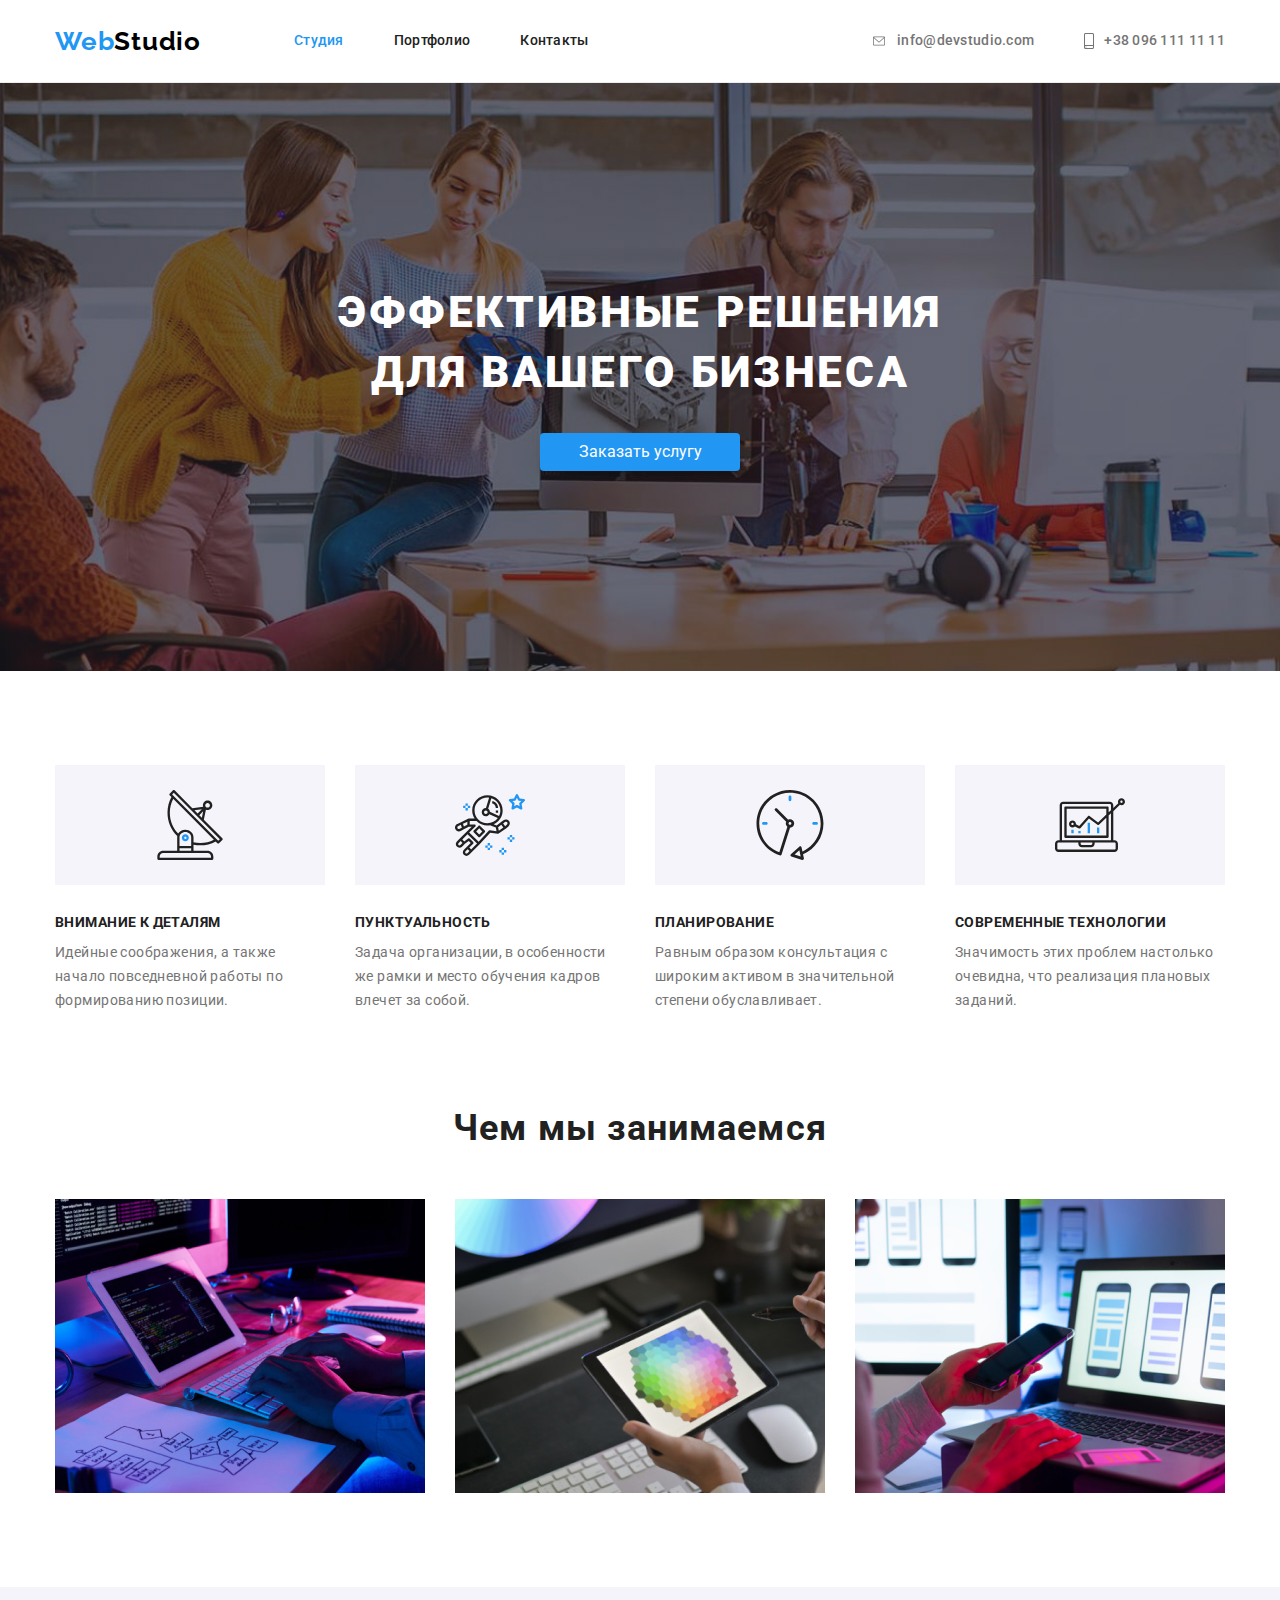
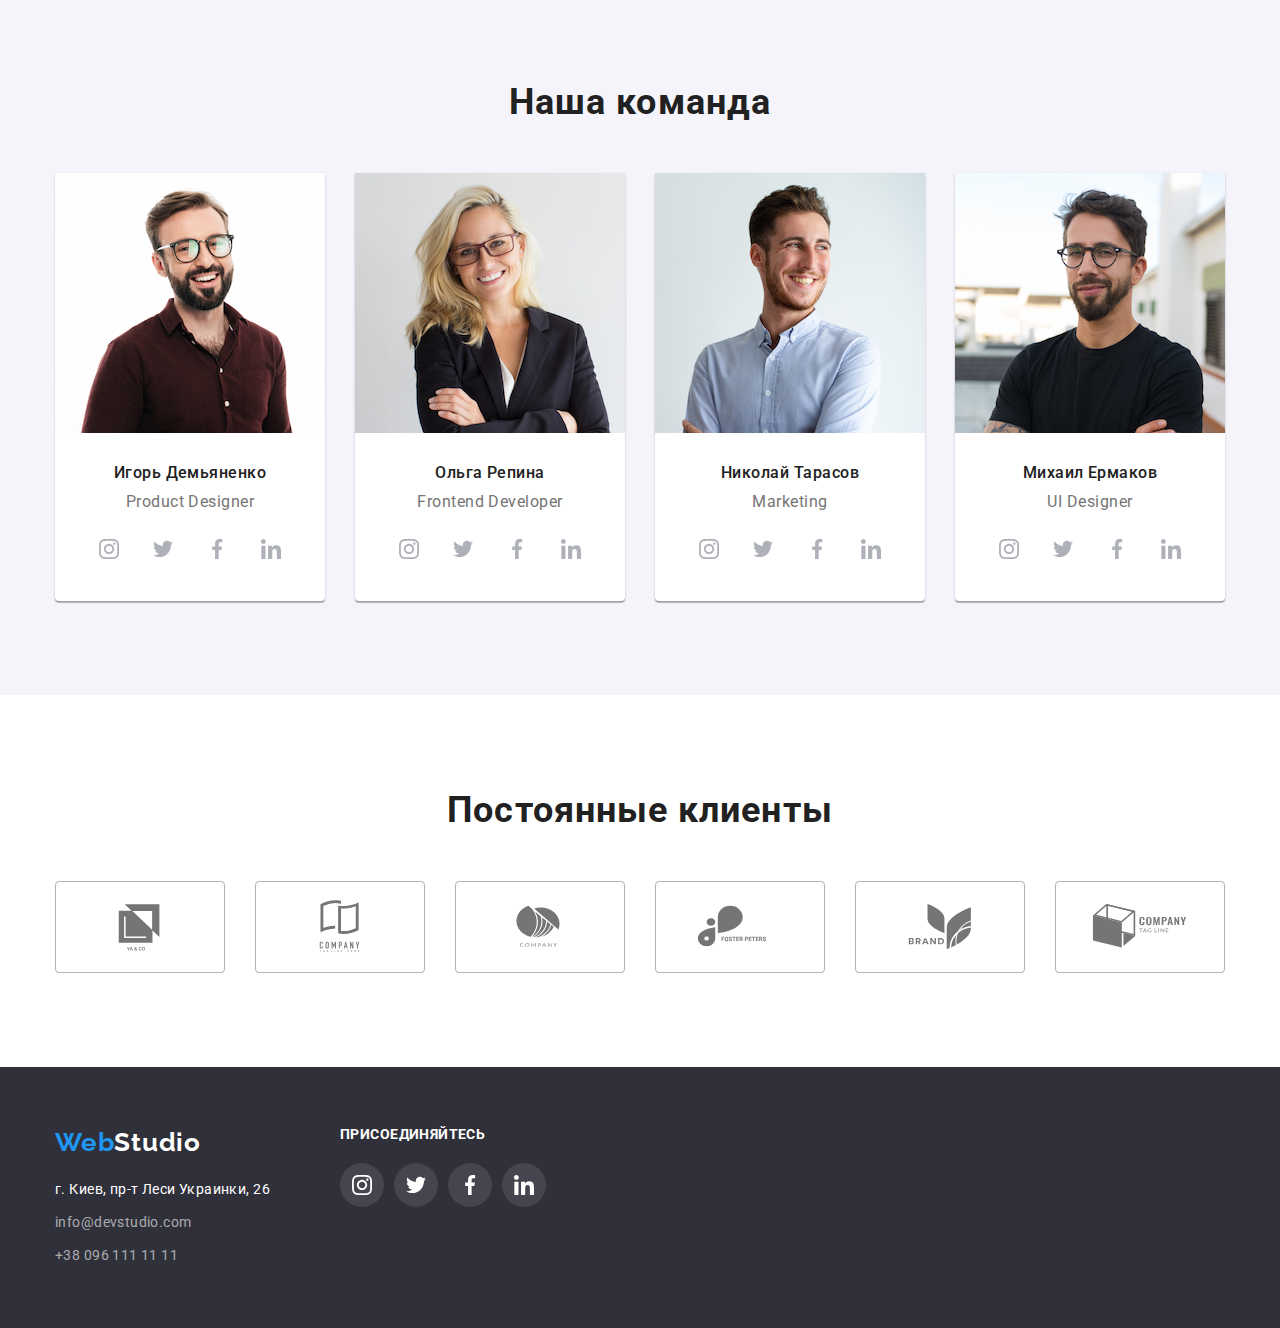
<file: index.html>
<!DOCTYPE html>
<html lang="ru">
<head>
    <meta charset="UTF-8">
    <meta http-equiv="X-UA-Compatible" content="IE=edge">
    <meta name="viewport" content="width=device-width, initial-scale=1.0">
    <title>html-css-homework2</title>
    <link rel="preconnect" href="https://fonts.googleapis.com">
    <link rel="preconnect" href="https://fonts.gstatic.com" crossorigin>
    <link href="https://fonts.googleapis.com/css2?family=Raleway:wght@700&family=Roboto:wght@400;500;700;900&display=swap"
        rel="stylesheet">
    <link rel="stylesheet" href="https://cdnjs.cloudflare.com/ajax/libs/modern-normalize/1.1.0/modern-normalize.css"
         integrity="sha512-Y0MM+V6ymRKN2zStTqzQ227DWhhp4Mzdo6gnlRnuaNCbc+YN/ZH0sBCLTM4M0oSy9c9VKiCvd4Jk44aCLrNS5Q=="
         crossorigin="anonymous" referrerpolicy="no-referrer" />
    <link rel="stylesheet" href="./css/styles.css">
</head>
<body>
    <header class="header">
        <div class="container header-container">
                <a class="link header-logo" href="#">Web<span class="header-logo-color">Studio</span></a>
                <nav class="header-navigation">
                    <ul class="header-list">
                        <li class="header-item">
                            <a class="link header-link pagemark" href="./index.html">Студия</a>
                        </li>
                        <li class="header-item">
                            <a class="link header-link" href="./portfolio.html">Портфолио</a>
                        </li>
                        <li class="header-item">
                            <a class="link header-link" href="#">Контакты</a>
                        </li>
                    </ul>
                </nav>
            <ul class="address">
                <li class="address-item">
                    <a class="link address-mail" href="mailto:info@devstudio.com">
                        <svg class="address-mail-icon" width="16" height="12">
                            <use href="./images/icons.svg#icon-envelope"></use>
                        </svg>
                        info@devstudio.com
                    </a>
                </li>
                <li class="address-item">
                    <a class="link address-tel" href="tel:+380961111111">
                    <svg class="address-tel-icon" width="10" height="16">
                        <use href="./images/icons.svg#icon-smartphone"></use>
                    </svg>
                    +38 096 111 11 11
                </a>
                </li>
            </ul>
        </div>
    </header>
    <main>
        <section class="hero">
            <div class="container">
                <h1 class="hero-title">Эффективные решения для вашего бизнеса</h1>
                <button class="hero-button button" type="button">Заказать услугу</button>
            </div>
        </section>
        <section class="section">
            <div class="container">
                <h2 class="title visually-hidden">Наши преимущества</h2>
                <ul class="benefits-list">
                    <li class="benefits-item">
                        <div class="benefits-img">
                            <svg class="benefits-icon" width="70" height="70">
                                <use href="./images/icons.svg#icon-antenna"></use>
                            </svg>
                        </div>
                        <h3 class="benefits-list-title">Внимание к деталям</h3>
                        <p class="benefits-text">
                            Идейные соображения, а также начало повседневной работы по формированию позиции.
                        </p>
                    </li>
                    <li class="benefits-item">
                        <div class="benefits-img">
                            <svg class="benefits-icon" width="70" height="70">
                                <use href="./images/icons.svg#icon-astronaut"></use>
                            </svg>
                        </div>
                        <h3 class="benefits-list-title">Пунктуальность</h3>
                        <p class="benefits-text">
                            Задача организации, в особенности же рамки и место обучения кадров влечет за собой.
                        </p>
                    </li>
                    <li class="benefits-item">
                        <div class="benefits-img">
                            <svg class="benefits-icon" width="70" height="70">
                                <use href="./images/icons.svg#icon-clock"></use>
                            </svg>
                        </div>
                        <h3 class="benefits-list-title">Планирование</h3>
                        <p class="benefits-text">
                            Равным образом консультация с широким активом в значительной степени обуславливает.
                        </p>
                    </li>
                    <li class="benefits-item">
                        <div class="benefits-img">
                            <svg class="benefits-icon" width="70" height="70">
                                <use href="./images/icons.svg#icon-diagram"></use>
                            </svg>
                        </div>
                        <h3 class="benefits-list-title">Современные технологии</h3>
                        <p class="benefits-text">
                            Значимость этих проблем настолько очевидна, что реализация плановых заданий.
                        </p>
                    </li>
                </ul>
            </div>
        </section>
        <section class="section businesssection">
            <div class="container">
                <h2 class="title business-title">Чем мы занимаемся</h2>
                <ul class="business-list">
                    <li class="business-item">
                        <img src="./images/img1.jpg" alt="Фото человек работает за компьютером" width="370" height="294">
                    </li>
                    <li class="business-item">
                        <img src="./images/img2.jpg" alt="Фото человек смотрит в телефон" width="370" height="294">
                    </li>
                    <li class="business-item">
                        <img src="./images/img3.jpg" alt="Фото человек смотрит в планшет" width="370" height="294">
                    </li>
                </ul>
            </div>
        </section>
        <section class="section team">
            <div class="container">
                <h2 class="team team-title">Наша команда</h2>
                <ul class="team-list">
                    <li class="team-item">
                        <img src="./images/photo1.jpg" alt="Product Designer" width="270" height="280">
                        <div class="team-team">
                            <h3 class="team-list-title">Игорь Демьяненко</h3>
                            <p class="team-text" lang="en">Product Designer</p>
                            <ul class="team-sotial-list">
                                <li class="team-social-item">
                                    <a class="team-social-link" href="">
                                        <svg class="team-social-icon" width="20" height="20">
                                            <use href="./images/icons.svg#icon-instagram"></use>
                                        </svg>
                                    </a>
                                </li>
                                <li class="team-social-item">
                                    <a class="team-social-link" href="">
                                        <svg class="team-social-icon" width="20" height="20">
                                            <use href="./images/icons.svg#icon-twitter"></use>
                                        </svg>
                                    </a>
                                </li>
                                <li class="team-social-item">
                                    <a class="team-social-link" href="">
                                        <svg class="team-social-icon" width="20" height="20">
                                            <use href="./images/icons.svg#icon-facebook"></use>
                                        </svg>
                                    </a>
                                </li>
                                <li class="team-social-item">
                                    <a class="team-social-link" href="">
                                        <svg class="team-social-icon" width="20" height="20">
                                            <use href="./images/icons.svg#icon-linkedin"></use>
                                        </svg>
                                    </a>
                                </li>
                            </ul>
                        </div>
                    </li>
                    <li class="team-item">
                        <img src="./images/photo2.jpg" alt="Frontend Developer" width="270" height="280">
                        <div class="team-team">
                            <h3 class="team-list-title">Ольга Репина</h3>
                            <p class="team-text" lang="en">Frontend Developer</p>
                            <ul class="team-sotial-list">
                                <li class="team-social-item">
                                    <a class="team-social-link" href="">
                                        <svg class="team-social-icon" width="20" height="20">
                                            <use href="./images/icons.svg#icon-instagram"></use>
                                        </svg>
                                    </a>
                                </li>
                                <li class="team-social-item">
                                    <a class="team-social-link" href="">
                                        <svg class="team-social-icon" width="20" height="20">
                                            <use href="./images/icons.svg#icon-twitter"></use>
                                        </svg>
                                    </a>
                                </li>
                                <li class="team-social-item">
                                    <a class="team-social-link" href="">
                                        <svg class="team-social-icon" width="20" height="20">
                                            <use href="./images/icons.svg#icon-facebook"></use>
                                        </svg>
                                    </a>
                                </li>
                                <li class="team-social-item">
                                    <a class="team-social-link" href="">
                                        <svg class="team-social-icon" width="20" height="20">
                                            <use href="./images/icons.svg#icon-linkedin"></use>
                                        </svg>
                                    </a>
                                </li>
                            </ul>
                        </div>
                    </li>
                    <li class="team-item">
                        <img src="./images/photo3.jpg" alt="Marketing" width="270" height="280">
                        <div class="team-team">
                            <h3 class="team-list-title">Николай Тарасов</h3>
                            <p class="team-text" lang="en">Marketing</p>
                            <ul class="team-sotial-list">
                                <li class="team-social-item">
                                    <a class="team-social-link" href="">
                                        <svg class="team-social-icon" width="20" height="20">
                                            <use href="./images/icons.svg#icon-instagram"></use>
                                        </svg>
                                    </a>
                                </li>
                                <li class="team-social-item">
                                    <a class="team-social-link" href="">
                                        <svg class="team-social-icon" width="20" height="20">
                                            <use href="./images/icons.svg#icon-twitter"></use>
                                        </svg>
                                    </a>
                                </li>
                                <li class="team-social-item">
                                    <a class="team-social-link" href="">
                                        <svg class="team-social-icon" width="20" height="20">
                                            <use href="./images/icons.svg#icon-facebook"></use>
                                        </svg>
                                    </a>
                                </li>
                                <li class="team-social-item">
                                    <a class="team-social-link" href="">
                                        <svg class="team-social-icon" width="20" height="20">
                                            <use href="./images/icons.svg#icon-linkedin"></use>
                                        </svg>
                                    </a>
                                </li>
                            </ul>
                        </div>
                    </li>
                    <li class="team-item">
                        <img src="./images/photo4.jpg" alt="UI Designer" width="270" height="280">
                        <div class="team-team">
                            <h3 class="team-list-title">Михаил Ермаков</h3>
                            <p class="team-text" lang="en">UI Designer</p>
                            <ul class="team-sotial-list">
                                <li class="team-social-item">
                                    <a class="team-social-link" href="">
                                        <svg class="team-social-icon" width="20" height="20">
                                            <use href="./images/icons.svg#icon-instagram"></use>
                                        </svg>
                                    </a>
                                </li>
                                <li class="team-social-item">
                                    <a class="team-social-link" href="">
                                        <svg class="team-social-icon" width="20" height="20">
                                            <use href="./images/icons.svg#icon-twitter"></use>
                                        </svg>
                                    </a>
                                </li>
                                <li class="team-social-item">
                                    <a class="team-social-link" href="">
                                        <svg class="team-social-icon" width="20" height="20">
                                            <use href="./images/icons.svg#icon-facebook"></use>
                                        </svg>
                                    </a>
                                </li>
                                <li class="team-social-item">
                                    <a class="team-social-link" href="">
                                        <svg class="team-social-icon" width="20" height="20">
                                            <use href="./images/icons.svg#icon-linkedin"></use>
                                        </svg>
                                    </a>
                                </li>
                            </ul>
                        </div>
                    </li>
                </ul>
            </div>
        </section>
        <section class="section">
            <div class="container">
                <h2 class="title clients-title">Постоянные клиенты</h2>
                <ul class="clients-list">
                    <li class="clients-item">
                        <a href="" class="clients-link">
                            <svg class="clients-icon" width="106" height="60">
                                <use href="./images/icons.svg#icon-Logo-1"></use>
                            </svg>
                        </a>
                    </li>
                <li class="clients-item">
                    <a href="" class="clients-link">
                        <svg class="clients-icon" width="106" height="60">
                            <use href="./images/icons.svg#icon-Logo-2"></use>
                        </svg>
                    </a>
                </li>
                <li class="clients-item">
                    <a href="" class="clients-link">
                        <svg class="clients-icon" width="106" height="60">
                            <use href="./images/icons.svg#icon-Logo-3"></use>
                        </svg>
                    </a>
                </li>
                <li class="clients-item">
                    <a href="" class="clients-link">
                        <svg class="clients-icon" width="106" height="60">
                            <use href="./images/icons.svg#icon-Logo-4"></use>
                        </svg>
                    </a>
                </li>
                <li class="clients-item">
                    <a href="" class="clients-link">
                        <svg class="clients-icon" width="106" height="60">
                            <use href="./images/icons.svg#icon-Logo-5"></use>
                        </svg>
                    </a>
                </li>
                <li class="clients-item">
                    <a href="" class="clients-link">
                        <svg class="clients-icon" width="106" height="60">
                            <use href="./images/icons.svg#icon-Logo-6"></use>
                        </svg>
                    </a>
                </li>
                </ul>
            </div>
        </section>
    </main>
    <footer class="footer">
        <div class="container footer-conteiner">
            <div class="footer-left">
            <a class="link footer-logo" href="#">Web<span class="footer-logo-color">Studio</span></a>
            <address>
                <ul class="footer-list">
                    <li class="footer-item">
                        <a class="link footer-link" href="https://goo.gl/maps/NmV2bP52EN1xxGEw7" rel="noopener noreferrer">
                            г. Киев, пр-т Леси Украинки, 26
                        </a>
                    </li>
                    <li class="footer-item">
                        <a class="link footer-mail" href="mailto:info@devstudio.com">info@devstudio.com</a>
                    </li>
                    <li>
                        <a class="link footer-tel" href="tel:+380961111111">+38 096 111 11 11</a>
                    </li>
                </ul>
            </address>
            </div>
            <div class="footer-right">
                <h2 class="footer-title">присоединяйтесь</h2>
                            <ul class="footer-sotial-list">
                                <li class="footer-social-item">
                                    <a class="footer-social-link" href="">
                                        <svg class="footer-social-icon" width="20" height="20">
                                            <use href="./images/icons.svg#icon-instagram"></use>
                                        </svg>
                                    </a>
                                </li>
                                <li class="footer-social-item">
                                    <a class="footer-social-link" href="">
                                        <svg class="footer-social-icon" width="20" height="20">
                                            <use href="./images/icons.svg#icon-twitter"></use>
                                        </svg>
                                    </a>
                                </li>
                                <li class="footer-social-item">
                                    <a class="footer-social-link" href="">
                                        <svg class="footer-social-icon" width="20" height="20">
                                            <use href="./images/icons.svg#icon-facebook"></use>
                                        </svg>
                                    </a>
                                </li>
                                <li class="footer-social-item">
                                    <a class="footer-social-link" href="">
                                        <svg class="footer-social-icon" width="20" height="20">
                                            <use href="./images/icons.svg#icon-linkedin"></use>
                                        </svg>
                                    </a>
                                </li>
                            </ul>
            </div>
        </div>
    </footer>
</body>
</html>
</file>
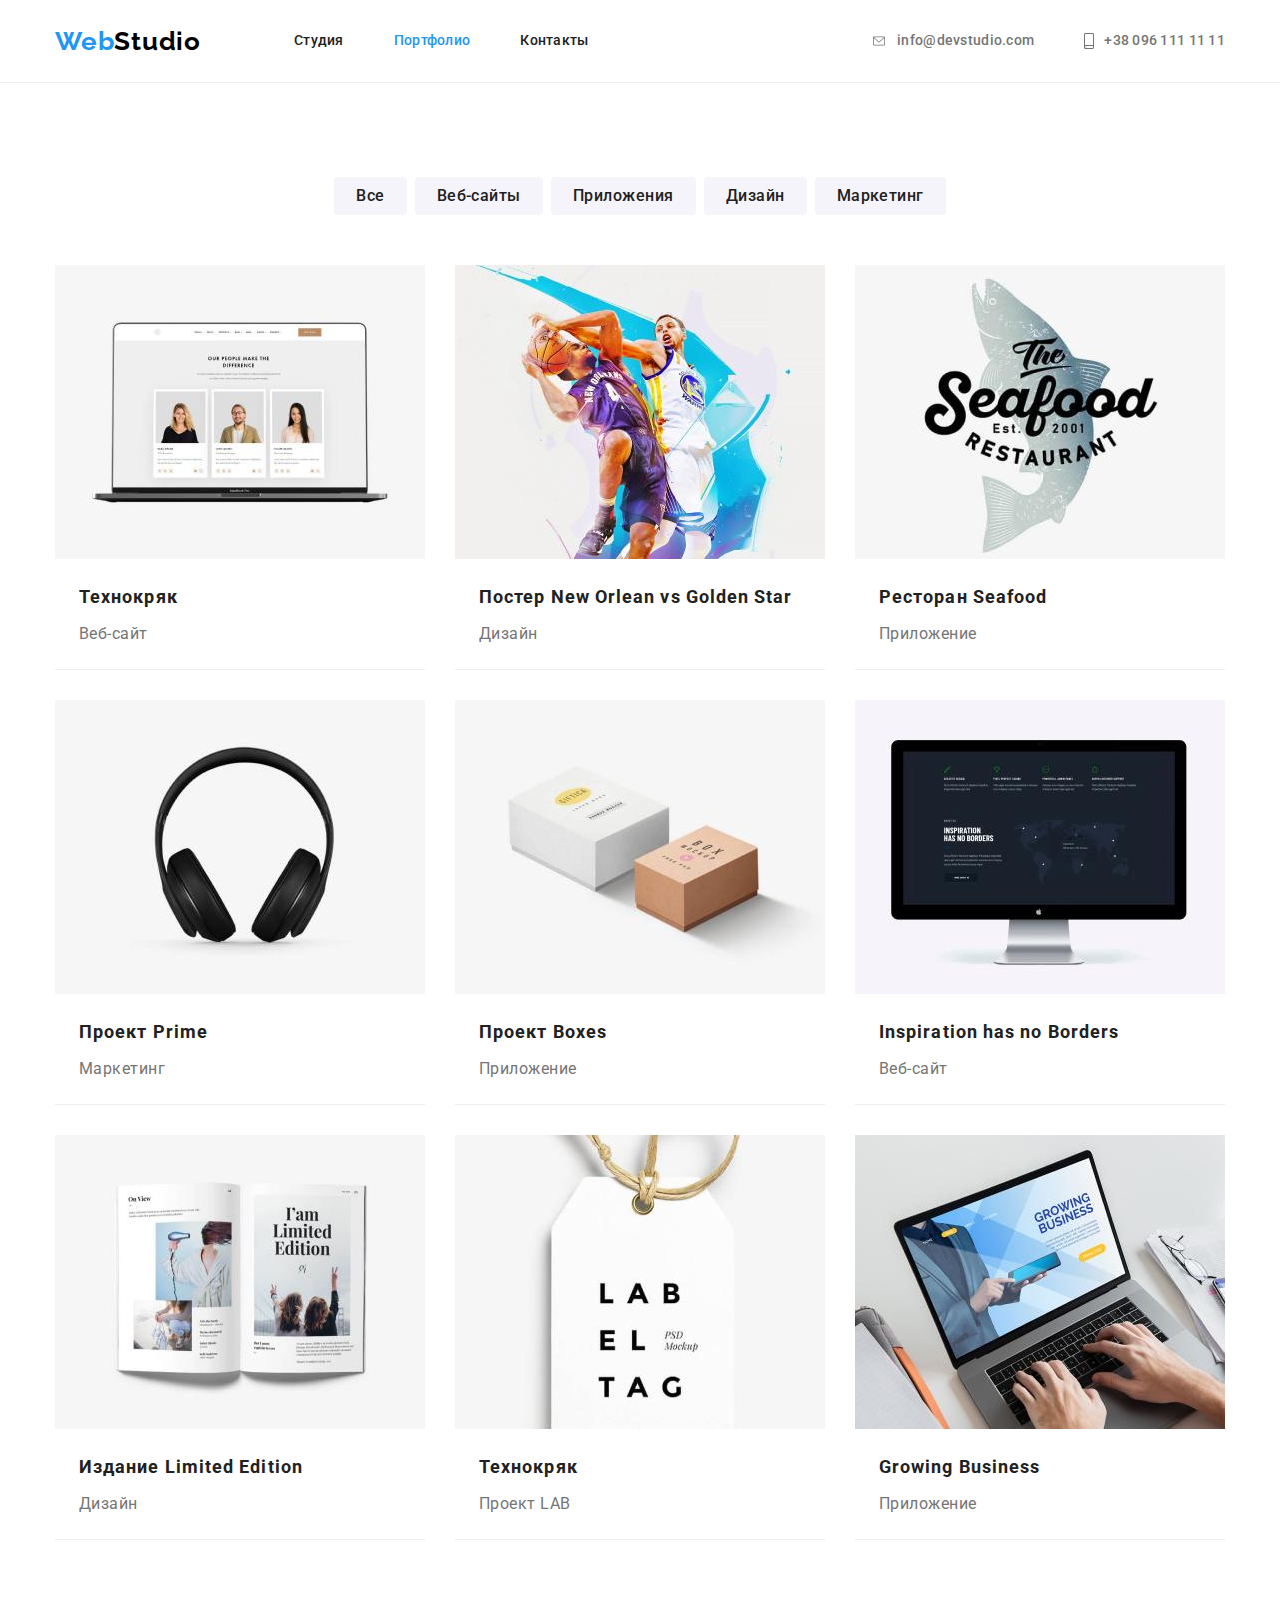
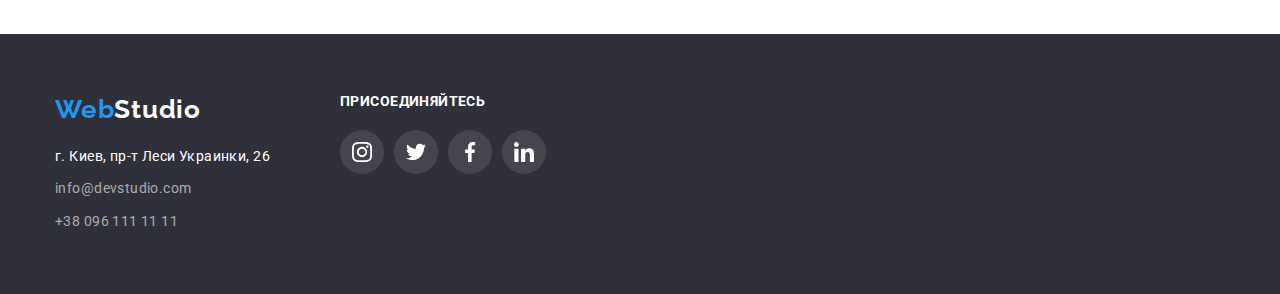
<file: portfolio.html>
<!DOCTYPE html>
<html lang="ru">

<head>
    <meta charset="UTF-8">
    <meta http-equiv="X-UA-Compatible" content="IE=edge">
    <meta name="viewport" content="width=device-width, initial-scale=1.0">
    <title>html-css-homework2</title>
    <link rel="preconnect" href="https://fonts.googleapis.com">
    <link rel="preconnect" href="https://fonts.gstatic.com" crossorigin>
    <link
        href="https://fonts.googleapis.com/css2?family=Raleway:wght@700&family=Roboto:wght@400;500;700;900&display=swap"
        rel="stylesheet">
    <link rel="stylesheet" href="https://cdnjs.cloudflare.com/ajax/libs/modern-normalize/1.1.0/modern-normalize.css"
        integrity="sha512-Y0MM+V6ymRKN2zStTqzQ227DWhhp4Mzdo6gnlRnuaNCbc+YN/ZH0sBCLTM4M0oSy9c9VKiCvd4Jk44aCLrNS5Q=="
        crossorigin="anonymous" referrerpolicy="no-referrer" />
    <link rel="stylesheet" href="./css/styles.css">
</head>

<body>
    <header class="header">
        <div class="container header-container">
            <a class="link header-logo" href="#">Web<span class="header-logo-color">Studio</span></a>
            <nav class="header-navigation">
                <ul class="header-list">
                    <li class="header-item">
                        <a class="link header-link" href="./index.html">Студия</a>
                    </li>
                    <li class="header-item">
                        <a class="link header-link pagemark" href="./portfolio.html">Портфолио</a>
                    </li>
                    <li class="header-item">
                        <a class="link header-link" href="#">Контакты</a>
                    </li>
                </ul>
            </nav>
            <ul class="address">
                <li class="address-item">
                    <a class="link address-mail" href="mailto:info@devstudio.com">
                        <svg class="address-mail-icon" width="16" height="12">
                            <use href="./images/icons.svg#icon-envelope"></use>
                        </svg>
                        info@devstudio.com
                    </a>
                </li>
                <li class="address-item">
                    <a class="link address-tel" href="tel:+380961111111">
                        <svg class="address-tel-icon" width="10" height="16">
                            <use href="./images/icons.svg#icon-smartphone"></use>
                        </svg>
                        +38 096 111 11 11
                    </a>
                </li>
            </ul>
        </div>
    </header>
    <main>
        <section class="section">
            <div class="container">
                <h1 class="portfolio-hidden-title visually-hidden">Портфолио</h1>
                <ul class="list filter-list">
                    <li class="filter-item">
                        <button class="filter-button button" type="button">Все</button>
                    </li>
                    <li class="filter-item">
                        <button class="filter-button button" type="button">Веб-сайты</button>
                    </li>
                    <li class="filter-item">
                        <button class="filter-button button" type="button">Приложения</button>
                    </li>
                    <li class="filter-item">
                        <button class="filter-button button" type="button">Дизайн</button>
                    </li>
                    <li class="filter-item">
                        <button class="filter-button button" type="button">Маркетинг</button>
                    </li>
                </ul>
                <ul class="list portfolio-list">
                    <li class="portfolio-item">
                        <a class="link portfolio-link" href="#">
                            <img src="./images/portfolio/portfolio-img1.jpg" alt="">
                            <div class="portfolio-div">
                                <h2 class="portfolio-title">Технокряк</h2>
                                 <p class="portfolio-text">Веб-сайт</p>
                            </div>
                        </a>
                    </li>
                    <li class="portfolio-item">
                        <a class="link portfolio-link" href="#">
                            <img src="./images/portfolio/portfolio-img2.jpg" alt="">
                            <div class="portfolio-div">
                                <h2 class="portfolio-title">Постер New Orlean vs Golden Star</h2>
                                 <p class="portfolio-text">Дизайн</p>
                            </div>
                        </a>
                    </li>
                    <li class="portfolio-item">
                        <a class="link portfolio-link" href="#">
                            <img src="./images/portfolio/portfolio-img3.jpg" alt="">
                            <div class="portfolio-div">
                                <h2 class="portfolio-title">Ресторан Seafood</h2>
                                 <p class="portfolio-text">Приложение</p>
                            </div>
                        </a>
                    </li>
                    <li class="portfolio-item">
                        <a class="link portfolio-link" href="#">
                            <img src="./images/portfolio/portfolio-img4.jpg" alt="">
                            <div class="portfolio-div">
                                <h2 class="portfolio-title">Проект Prime</h2>
                                 <p class="portfolio-text">Маркетинг</p>
                            </div>
                        </a>
                    </li>
                    <li class="portfolio-item">
                        <a class="link portfolio-link" href="#">
                            <img src="./images/portfolio/portfolio-img5.jpg" alt="">
                            <div class="portfolio-div">
                                <h2 class="portfolio-title">Проект Boxes</h2>
                                 <p class="portfolio-text">Приложение</p>
                            </div>
                        </a>
                    </li>
                    <li class="portfolio-item">
                        <a class="link portfolio-link" href="#">
                            <img src="./images/portfolio/portfolio-img6.jpg" alt="">
                            <div class="portfolio-div">
                                <h2 class="portfolio-title">Inspiration has no Borders</h2>
                                 <p class="portfolio-text">Веб-сайт</p>
                            </div>
                        </a>
                    </li>
                    <li class="portfolio-item">
                        <a class="link portfolio-link" href="#">
                            <img src="./images/portfolio/portfolio-img7.jpg" alt="">
                            <div class="portfolio-div">
                                <h2 class="portfolio-title">Издание Limited Edition</h2>
                                 <p class="portfolio-text">Дизайн</p>
                            </div>
                        </a>
                    </li>
                    <li class="portfolio-item">
                        <a class="link portfolio-link" href="#">
                            <img src="./images/portfolio/portfolio-img8.jpg" alt="">
                            <div class="portfolio-div">
                                <h2 class="portfolio-title">Технокряк</h2>
                                 <p class="portfolio-text">Проект LAB</p>
                            </div>
                        </a>
                    </li>
                    <li class="portfolio-item">
                        <a class="link portfolio-link" href="#">
                            <img src="./images/portfolio/portfolio-img9.jpg" alt="">
                            <div class="portfolio-div">
                                <h2 class="portfolio-title">Growing Business</h2>
                                 <p class="portfolio-text">Приложение</p>
                            </div>
                        </a>
                    </li>
                </ul>
            </div>
        </section>
    </main>
    <footer class="footer">
        <div class="container footer-conteiner">
            <div class="footer-left">
                <a class="link footer-logo" href="#">Web<span class="footer-logo-color">Studio</span></a>
                <address>
                    <ul class="footer-list">
                        <li class="footer-item">
                            <a class="link footer-link" href="https://goo.gl/maps/NmV2bP52EN1xxGEw7"
                                rel="noopener noreferrer">
                                г. Киев, пр-т Леси Украинки, 26
                            </a>
                        </li>
                        <li class="footer-item">
                            <a class="link footer-mail" href="mailto:info@devstudio.com">info@devstudio.com</a>
                        </li>
                        <li>
                            <a class="link footer-tel" href="tel:+380961111111">+38 096 111 11 11</a>
                        </li>
                    </ul>
                </address>
            </div>
            <div class="footer-right">
                <h2 class="footer-title">присоединяйтесь</h2>
                <ul class="footer-sotial-list">
                    <li class="footer-social-item">
                        <a class="footer-social-link" href="">
                            <svg class="footer-social-icon" width="20" height="20">
                                <use href="./images/icons.svg#icon-instagram"></use>
                            </svg>
                        </a>
                    </li>
                    <li class="footer-social-item">
                        <a class="footer-social-link" href="">
                            <svg class="footer-social-icon" width="20" height="20">
                                <use href="./images/icons.svg#icon-twitter"></use>
                            </svg>
                        </a>
                    </li>
                    <li class="footer-social-item">
                        <a class="footer-social-link" href="">
                            <svg class="footer-social-icon" width="20" height="20">
                                <use href="./images/icons.svg#icon-facebook"></use>
                            </svg>
                        </a>
                    </li>
                    <li class="footer-social-item">
                        <a class="footer-social-link" href="">
                            <svg class="footer-social-icon" width="20" height="20">
                                <use href="./images/icons.svg#icon-linkedin"></use>
                            </svg>
                        </a>
                    </li>
                </ul>
            </div>
        </div>
    </footer>
</body>

</html>
</file>
<file: css/styles.css>
:root {
  --main-logo-color: #2196f3;
  --second-logo-color: #000000;
  --third-logo-color: #ffffff;

  --main-title-color: #212121;
  --second-title-color: #ffffff;
  --main-text-color: #757575;
  --second-text-color: #ffffff;
  --third-text-color: rgba(255, 255, 255, 0.6);

  --main-button-color: #212121;
  --second-button-color: #ffffff;
  --third-button-color: #2196f3;
  --bg-button-color-hover: #2196f3;

  --main-header-color: #212121;
  --second-header-color: #757575;
  --header-hover-color: #2196f3;

  --hero-bg-color: #c4c4c4;
  --footer-bg-color: #2f303a;

  --head-underline-color: #ececec;

  --team-bg-color: #f5f4fa;

  --portfolio-border-color: #eeeeee;
}

html {
  margin: 0;
  padding: 0;
}

*,
*::before,
*::after {
  box-sizing: border-box;
}

p,
h1,
h2,
h3,
h4,
h5,
h6 {
  margin: 0;
}

ul {
  margin: 0;
  padding: 0;
  list-style: none;
}

button {
  cursor: pointer;
  outline: 0;
  border: 0;
}

.section {
  padding: 94px 0;
}

.container {
  width: 1200px;
  padding-left: 15px;
  padding-right: 15px;
  margin: 0 auto;
}

body {
  font-family: Roboto, sans-serif;
  color: var(--main-text-color);
}

.link {
  text-decoration: none;
}

.title {
  font-weight: 700;
  font-size: 36px;
  line-height: 1.17;
  text-align: center;
  letter-spacing: 0.03em;
  color: var(--main-title-color);
}

img {
  display: block;
  max-width: 100%;
  height: auto;
}

.visually-hidden {
  position: absolute;
  width: 1px;
  height: 1px;
  margin: -1px;
  padding: 0;
  overflow: hidden;
  border: 0;
  clip: rect(0 0 0 0);
}

.footer {
  background-color: var(--footer-bg-color);
}

/* -----------------HEADER--------------- */

.header {
  border-bottom: 1px solid var(--head-underline-color);
}

.header-list {
  display: flex;
  align-items: center;
}

.address {
  display: flex;
  align-items: center;
  margin-left: auto;
}

.header-container {
  display: flex;
  align-items: center;
}

.header-logo {
  margin-right: 93px;
}

.header-item:not(:last-child) {
  margin-right: 50px;
}

.address-item:not(:last-child) {
  margin-right: 50px;
}

.header-logo,
.footer-logo {
  font-family: Raleway;
  font-weight: 700;
  font-size: 26px;
  line-height: 1.19;
  letter-spacing: 0.03em;
  color: var(--main-logo-color);
}

.header-logo-color {
  color: var(--second-logo-color);
}

.footer-logo-color {
  color: var(--third-logo-color);
}

.header-link {
  display: block;
  font-weight: 500;
  font-size: 14px;
  line-height: 1.14;
  letter-spacing: 0.02em;
  color: var(--main-header-color);

  padding-top: 33px;
  padding-bottom: 33px;
}

.address-mail,
.address-tel {
  font-weight: 500;
  font-size: 14px;
  line-height: 1.14;
  letter-spacing: 0.02em;
  color: var(--second-header-color);
  display: flex;
  align-items: center;
  color: var(--main-text-color);

  padding-top: 32px;
  padding-bottom: 32px;
}

.address-mail-icon,
.address-tel-icon {
  fill: currentColor;
  margin-right: 10px;
}

.header-link:hover,
.header-link:focus,
.address-mail:hover,
.address-mail:focus,
.address-tel:hover,
.address-tel:focus,
.footer-link:hover,
.footer-link:focus,
.footer-mail:hover,
.footer-mail:focus,
.footer-tel:hover,
.footer-tel:focus,
.pagemark {
  color: var(--header-hover-color);
}

/* -----------------HERO---------------- */

.hero {
  padding-top: 200px;
  padding-bottom: 200px;
  background-image: linear-gradient(
      rgba(47, 48, 58, 0.4),
      rgba(47, 48, 58, 0.4)
    ),
    url(../images/hero-bg.jpg);
  background-repeat: no-repeat;
  background-position: center;
  background-size: cover;

  background-color: var(--hero-bg-color);
}

.hero-title {
  font-weight: 900;
  font-size: 44px;
  line-height: 1.36;
  text-align: center;
  letter-spacing: 0.06em;
  text-transform: uppercase;
  color: var(--second-title-color);

  width: 696px;
  margin-left: auto;
  margin-right: auto;
}

.hero-button {
  display: block;
  font-family: inherit;
  color: var(--second-button-color);
  background-color: var(--third-button-color);
  border: none;
  box-shadow: 0px 4px 4px rgba(0, 0, 0, 0.15);
  border-radius: 4px;

  min-width: 200px;
  padding-top: 10px;
  padding-bottom: 10px;

  margin-top: 30px;
  margin-left: auto;
  margin-right: auto;
}

/* ---------------BENEFITS---------------- */

.benefits-list-title {
  font-weight: 700;
  font-size: 14px;
  line-height: 1.14;
  letter-spacing: 0.03em;
  text-transform: uppercase;
  color: var(--main-title-color);

  margin-bottom: 10px;
}

.benefits-text {
  font-size: 14px;
  line-height: 1.71;
  letter-spacing: 0.03em;
}

.benefits-list {
  display: flex;
}

.benefits-item:not(:last-child) {
  margin-right: 30px;
}

.benefits-img {
  display: flex;
  width: 270px;
  height: 120px;
  background-color: #f5f4fa;
  justify-content: center;
  align-items: center;
  margin-bottom: 30px;
}

/* ------------BUSINESS----------------- */

.businesssection {
  padding-top: 0;
}

.business-title,
.team-title {
  font-weight: 700;
  font-size: 36px;
  line-height: 1.17;
  text-align: center;
  letter-spacing: 0.03em;
  color: var(--main-title-color);
}

.business-title {
  margin-bottom: 50px;
}

.business-container {
  padding-bottom: 94px;
}

.business-list {
  display: flex;
}

.business-item:not(:last-child) {
  margin-right: 30px;
}

/* -------------TEAM------------------ */
.team {
  background: var(--team-bg-color);
}

.team-title {
  margin-bottom: 50px;
}

.team-list-title {
  font-weight: 500;
  font-size: 16px;
  line-height: 1.19;
  text-align: center;
  letter-spacing: 0.03em;
  color: var(--main-title-color);
  padding-bottom: 10px;
}

.team-text {
  font-size: 16px;
  line-height: 1.19;
  text-align: center;
  letter-spacing: 0.03em;
  margin-bottom: 16px;
}

.team-list {
  display: flex;
}

.team-item {
  background-color: #ffffff;
  box-shadow: 0px 1px 3px rgba(0, 0, 0, 0.12), 0px 1px 1px rgba(0, 0, 0, 0.14),
    0px 2px 1px rgba(0, 0, 0, 0.2);
  border-radius: 0px 0px 4px 4px;
}

.team-item:not(:last-child) {
  margin-right: 30px;
}

.team-team {
  padding: 30px 0;
}

.team-sotial-list {
  display: flex;
  justify-content: center;
}

.team-social-item {
  width: 44px;
  height: 44px;
}

.team-social-item + .team-social-item {
  margin-left: 10px;
}

.team-social-link {
  width: 100%;
  height: 100%;
  background-color: inherit;
  border-radius: 50%;
  display: flex;
  align-items: center;
  justify-content: center;
  color: #afb1b8;
}

.team-social-link:hover,
.team-social-link:focus {
  background-color: #2196f3;
  color: #ffffff;
}

.team-social-icon {
  fill: currentColor;
}

/* -------------CLIENTS---------------- */

.clients-title {
  margin-bottom: 50px;
}

.clients-list {
  display: flex;
  justify-content: center;
}

.clients-item {
  width: 170px;
  height: 92px;
  border: 1px solid #afb1b8;
  box-sizing: border-box;
  border-radius: 4px;
}

.clients-item + .clients-item {
  margin-left: 30px;
}

.clients-link {
  width: 100%;
  height: 100%;
  display: flex;
  align-items: center;
  justify-content: center;
  color: var(--main-text-color);
}

.clients-link:hover,
.clients-link:focus {
  color: #2196f3;
  border: 1px solid #2196f3;
}

.clients-icon {
  fill: currentColor;
}

/* --------------FOOTER---------------- */

.footer {
  padding-top: 60px;
  padding-bottom: 60px;
}

address {
  font-style: normal;
}

.footer-link {
  font-size: 14px;
  line-height: 1.71;
  letter-spacing: 0.03em;
  color: var(--second-text-color);

  display: block;
}

.footer-mail,
.footer-tel {
  font-size: 14px;
  line-height: 1.71;
  letter-spacing: 0.03em;
  color: var(--third-text-color);
}

.footer-logo {
  display: block;
  margin-bottom: 20px;
}

.footer-item {
  margin-bottom: 9px;
}

.footer-title {
  font-size: 14px;
  line-height: 1.14;
  letter-spacing: 0.03em;
  text-transform: uppercase;
  margin-bottom: 20px;

  color: var(--second-text-color);
}

.footer-conteiner {
  display: flex;
}

.footer-left {
  margin-right: 70px;
}

.footer-sotial-list {
  display: flex;
  justify-content: center;
}

.footer-social-item {
  width: 44px;
  height: 44px;
}

.footer-social-item + .footer-social-item {
  margin-left: 10px;
}

.footer-social-link {
  width: 100%;
  height: 100%;
  border-radius: 50%;
  display: flex;
  align-items: center;
  justify-content: center;
  background: rgba(255, 255, 255, 0.1);
}

.footer-social-link:hover,
.footer-social-link:focus {
  background-color: #2196f3;
}

.footer-social-icon {
  fill: #ffffff;
}

/* portfolio page classes */

/* ---------------filter---------------- */

.filter-button {
  display: block;
  padding: 6px 22px;

  font-weight: 500;
  font-size: 16px;
  line-height: 1.62;
  letter-spacing: 0.03em;
  color: var(--main-button-color);
  background: #f5f4fa;
  border-radius: 4px;
}

.filter-button:hover,
.filter-button:focus {
  color: var(--second-button-color);
  background-color: var(--bg-button-color-hover);
}

.filter-list {
  display: flex;
  justify-content: center;
  margin-bottom: 50px;
}

.filter-item:not(:last-child) {
  margin-right: 8px;
}

/* --------------portfolio-------------- */

.portfolio-list {
  display: flex;
  flex-wrap: wrap;
}

.portfolio-item {
  border-bottom: 1px solid var(--portfolio-border-color);
  margin-right: 30px;
  margin-bottom: 30px;
}

.portfolio-item:nth-child(3n) {
  margin-right: 0;
}

.portfolio-item:nth-last-child(-n + 3) {
  margin-bottom: 0;
}

.portfolio-title {
  font-weight: 700;
  font-size: 18px;
  line-height: 2;
  letter-spacing: 0.06em;
  color: var(--main-title-color);

  margin-bottom: 4px;
}

.portfolio-text {
  color: var(--main-text-color);
  font-size: 16px;
  line-height: 1.87;
  letter-spacing: 0.03em;
}

.portfolio-link {
  display: block;
}

.portfolio-div {
  padding: 20px 24px;
}

.portfolio-link:hover,
.portfolio-link:focus {
  box-shadow: 0px 1px 1px rgba(0, 0, 0, 0.12), 0px 4px 4px rgba(0, 0, 0, 0.06),
    1px 4px 6px rgba(0, 0, 0, 0.16);
}
</file>
